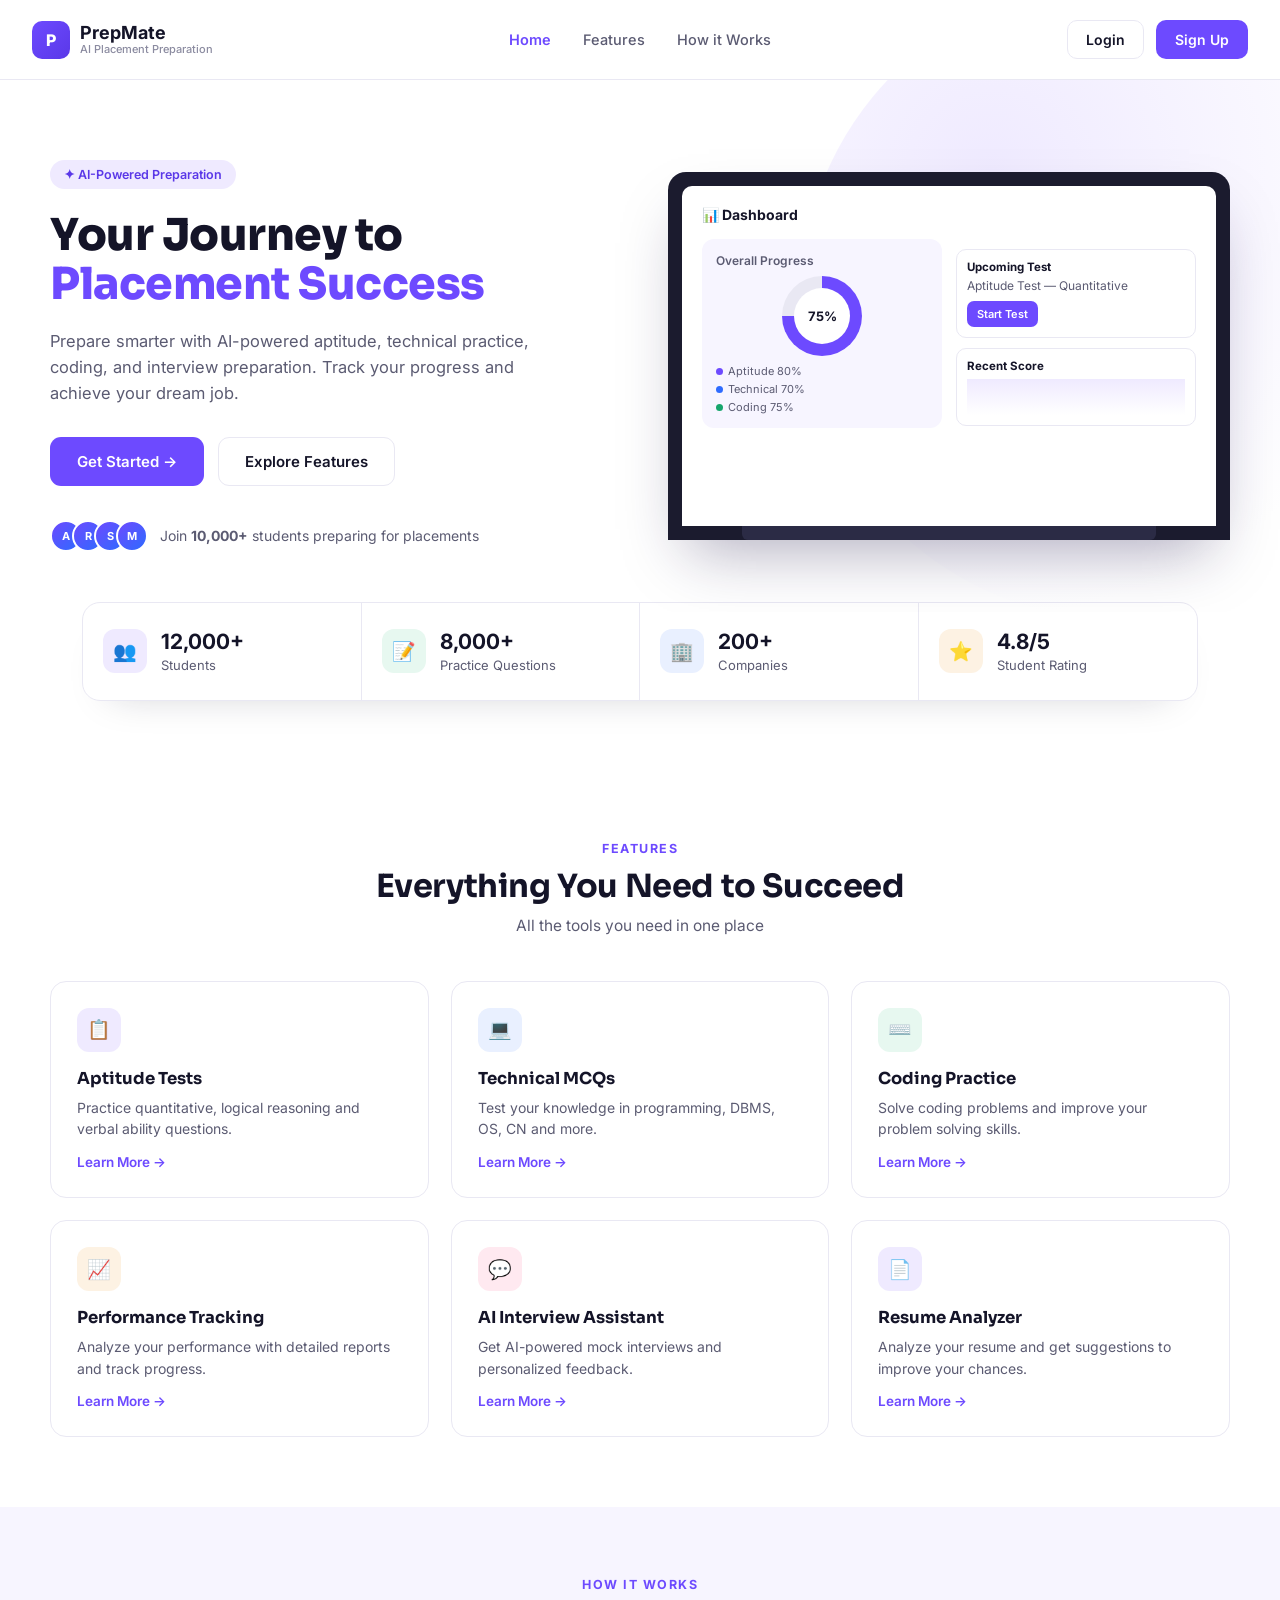
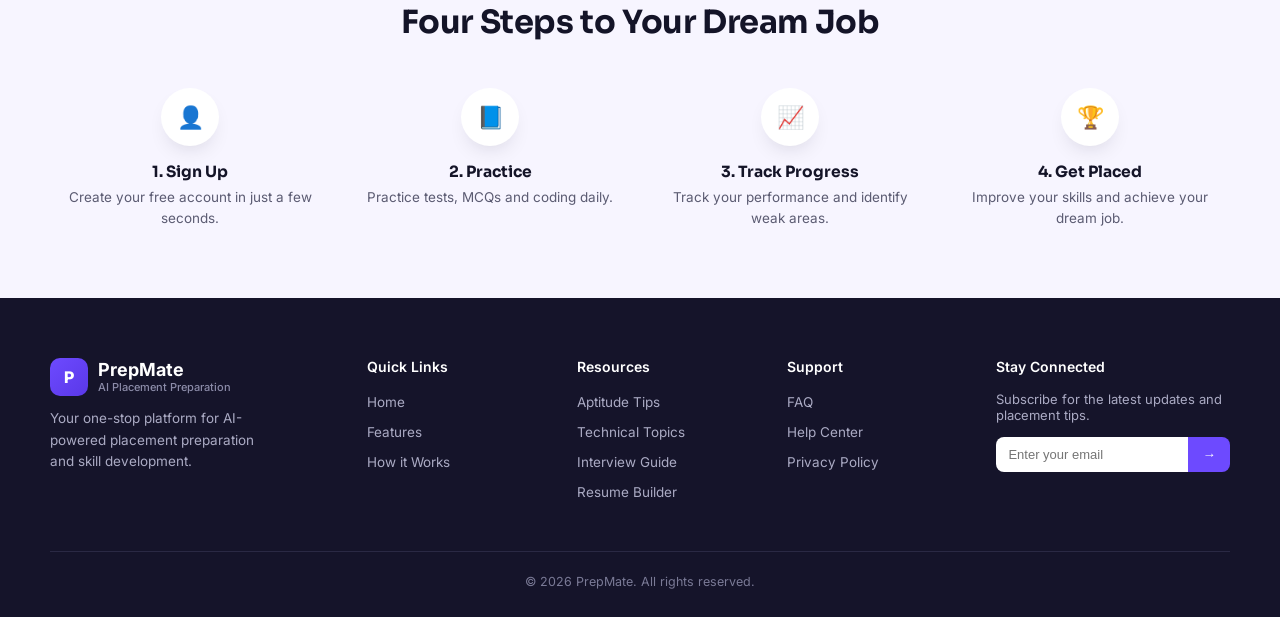
<file: frontend/index.html>
<!DOCTYPE html>
<html lang="en">
<head>
<meta charset="UTF-8">
<meta name="viewport" content="width=device-width, initial-scale=1.0">
<title>PrepMate — AI Placement Preparation</title>
<link rel="preconnect" href="https://fonts.googleapis.com">
<link href="https://fonts.googleapis.com/css2?family=Inter:wght@400;500;600;700;800&family=Sora:wght@600;700;800&display=swap" rel="stylesheet">
<link rel="stylesheet" href="style.css">
</head>
<body>

<header>
  <div class="brand-block">
    <div class="logo">P</div>
    <div>
      <div class="brand-name">PrepMate</div>
      <div class="brand-sub">AI Placement Preparation</div>
    </div>
  </div>
  <nav>
    <ul>
      <li><a href="index.html" class="active">Home</a></li>
      <li><a href="#features">Features</a></li>
      <li><a href="#how">How it Works</a></li>
    </ul>
  </nav>
  <div class="nav-actions">
    <a href="login.html" class="btn btn-ghost">Login</a>
    <a href="register.html" class="btn btn-primary">Sign Up</a>
    <button id="menu-toggle" class="menu-toggle">☰</button>
  </div>
</header>

<section class="hero">
  <div class="hero-bg-blob"></div>
  <div class="hero-inner">
    <div>
      <span class="eyebrow">✦ AI-Powered Preparation</span>
      <h1>Your Journey to <span class="accent">Placement Success</span></h1>
      <p>Prepare smarter with AI-powered aptitude, technical practice, coding, and interview preparation. Track your progress and achieve your dream job.</p>
      <div class="hero-ctas">
        <a href="register.html" class="btn btn-primary btn-lg">Get Started →</a>
        <a href="#features" class="btn btn-ghost btn-lg">Explore Features</a>
      </div>
      <div class="social-proof">
        <div class="avatars"><span>A</span><span>R</span><span>S</span><span>M</span></div>
        <span>Join <b>10,000+</b> students preparing for placements</span>
      </div>
    </div>
    <div>
      <div class="device">
        <div class="device-screen">
          <div class="dash-head">📊 Dashboard</div>
          <div class="dash-grid">
            <div class="dash-card">
              <div style="font-size:12px; font-weight:600; color:var(--ink-600);">Overall Progress</div>
              <div class="ring"><div class="ring-inner">75%</div></div>
              <div class="legend">
                <div><span class="dot" style="background:var(--violet-600)"></span>Aptitude 80%</div>
                <div><span class="dot" style="background:var(--blue)"></span>Technical 70%</div>
                <div><span class="dot" style="background:var(--green)"></span>Coding 75%</div>
              </div>
            </div>
            <div>
              <div class="mini-card">
                <div style="font-size:11.5px; font-weight:700;">Upcoming Test</div>
                <div style="font-size:12px; color:var(--ink-600); margin-top:4px;">Aptitude Test — Quantitative</div>
                <div class="mini-btn">Start Test</div>
              </div>
              <div class="mini-card">
                <div style="font-size:11.5px; font-weight:700;">Recent Score</div>
                <div class="sparkline"></div>
              </div>
            </div>
          </div>
        </div>
        <div class="device-stand"></div>
      </div>
    </div>
  </div>
</section>

<div class="stats">
  <div class="stats-bar">
    <div class="stat"><div class="stat-icon" style="background:var(--violet-100);">👥</div><div><b>12,000+</b><span>Students</span></div></div>
    <div class="stat"><div class="stat-icon" style="background:var(--green-bg);">📝</div><div><b>8,000+</b><span>Practice Questions</span></div></div>
    <div class="stat"><div class="stat-icon" style="background:var(--blue-bg);">🏢</div><div><b>200+</b><span>Companies</span></div></div>
    <div class="stat"><div class="stat-icon" style="background:var(--amber-bg);">⭐</div><div><b>4.8/5</b><span>Student Rating</span></div></div>
  </div>
</div>

<section id="features">
  <div class="section-head">
    <div class="section-eyebrow">Features</div>
    <h2>Everything You Need to Succeed</h2>
    <p>All the tools you need in one place</p>
  </div>
  <div class="feature-grid">
    <div class="feature-card"><div class="f-icon" style="background:var(--violet-100);">📋</div><h3>Aptitude Tests</h3><p>Practice quantitative, logical reasoning and verbal ability questions.</p><div class="learn">Learn More →</div></div>
    <div class="feature-card"><div class="f-icon" style="background:var(--blue-bg);">💻</div><h3>Technical MCQs</h3><p>Test your knowledge in programming, DBMS, OS, CN and more.</p><div class="learn">Learn More →</div></div>
    <div class="feature-card"><div class="f-icon" style="background:var(--green-bg);">⌨️</div><h3>Coding Practice</h3><p>Solve coding problems and improve your problem solving skills.</p><div class="learn">Learn More →</div></div>
    <div class="feature-card"><div class="f-icon" style="background:var(--amber-bg);">📈</div><h3>Performance Tracking</h3><p>Analyze your performance with detailed reports and track progress.</p><div class="learn">Learn More →</div></div>
    <div class="feature-card"><div class="f-icon" style="background:var(--pink-bg);">💬</div><h3>AI Interview Assistant</h3><p>Get AI-powered mock interviews and personalized feedback.</p><div class="learn">Learn More →</div></div>
    <div class="feature-card"><div class="f-icon" style="background:var(--violet-100);">📄</div><h3>Resume Analyzer</h3><p>Analyze your resume and get suggestions to improve your chances.</p><div class="learn">Learn More →</div></div>
  </div>
</section>

<section class="how" id="how">
  <div class="section-head">
    <div class="section-eyebrow">How It Works</div>
    <h2>Four Steps to Your Dream Job</h2>
  </div>
  <div class="how-grid">
    <div class="how-step"><div class="how-icon">👤</div><h3>1. Sign Up</h3><p>Create your free account in just a few seconds.</p></div>
    <div class="how-step"><div class="how-icon">📘</div><h3>2. Practice</h3><p>Practice tests, MCQs and coding daily.</p></div>
    <div class="how-step"><div class="how-icon">📈</div><h3>3. Track Progress</h3><p>Track your performance and identify weak areas.</p></div>
    <div class="how-step"><div class="how-icon">🏆</div><h3>4. Get Placed</h3><p>Improve your skills and achieve your dream job.</p></div>
  </div>
</section>

<footer id="contact">
  <div class="footer-grid">
    <div class="footer-brand">
      <div class="brand-block">
        <div class="logo">P</div>
        <div><div class="brand-name" style="color:#fff;">PrepMate</div><div class="brand-sub" style="color:#8B8BA8;">AI Placement Preparation</div></div>
      </div>
      <p>Your one-stop platform for AI-powered placement preparation and skill development.</p>
    </div>
    <div><h4>Quick Links</h4><ul><li><a href="index.html">Home</a></li><li><a href="#features">Features</a></li><li><a href="#how">How it Works</a></li></ul></div>
    <div><h4>Resources</h4><ul><li><a href="#">Aptitude Tips</a></li><li><a href="#">Technical Topics</a></li><li><a href="#">Interview Guide</a></li><li><a href="#">Resume Builder</a></li></ul></div>
    <div><h4>Support</h4><ul><li><a href="#">FAQ</a></li><li><a href="#">Help Center</a></li><li><a href="#">Privacy Policy</a></li></ul></div>
    <div>
      <h4>Stay Connected</h4>
      <p style="color:#ABABC4; font-size:13px;">Subscribe for the latest updates and placement tips.</p>
      <div class="footer-sub"><input type="email" placeholder="Enter your email"><button>→</button></div>
    </div>
  </div>
  <div class="foot-bottom">© 2026 PrepMate. All rights reserved.</div>
</footer>

<script src="script.js"></script>
</body>
</html>
</file>
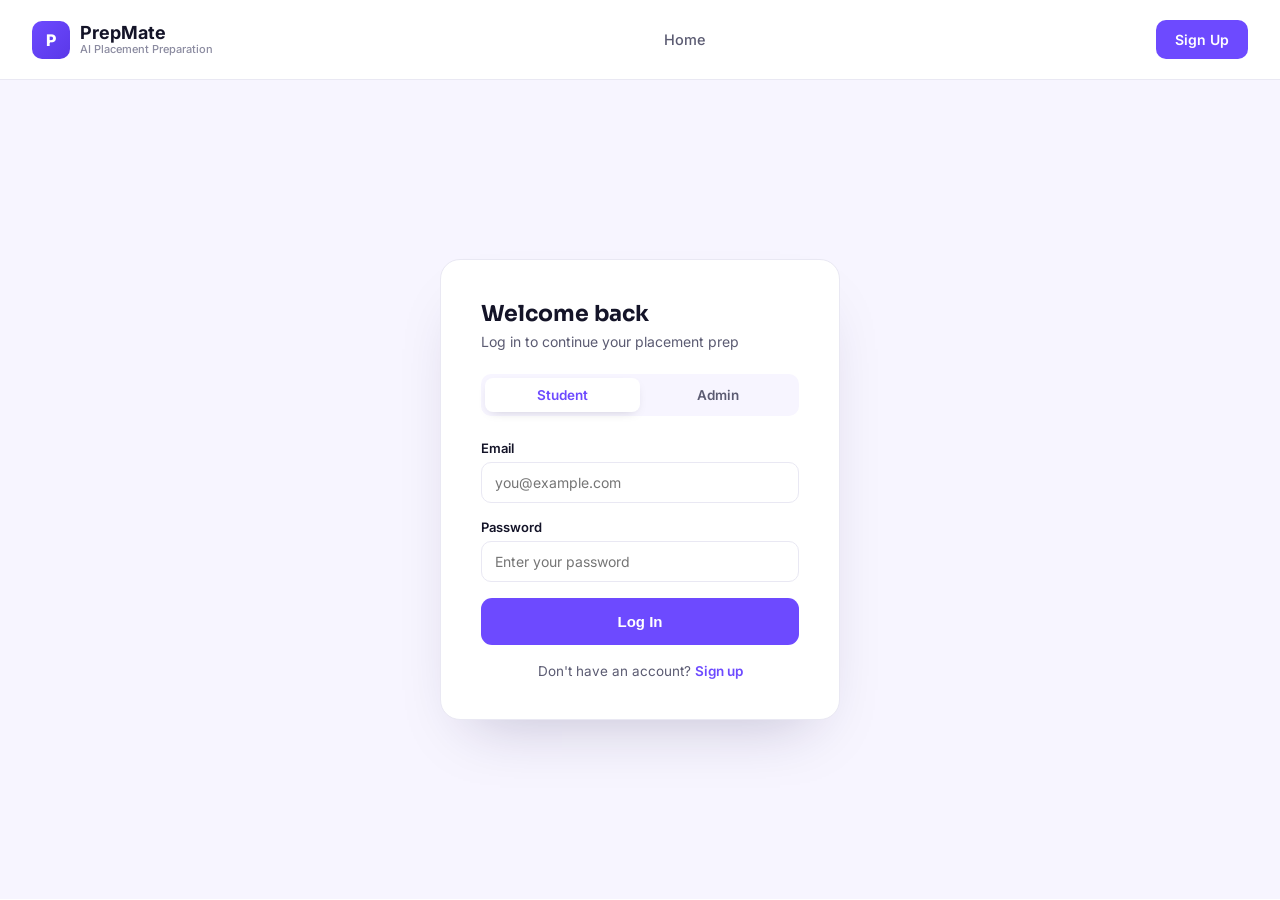
<file: frontend/login.html>
<!DOCTYPE html>
<html lang="en">
<head>
    <meta charset="UTF-8">
    <meta name="viewport" content="width=device-width, initial-scale=1.0">
    <title>Login - PrepMate</title>
    <link rel="preconnect" href="https://fonts.googleapis.com">
    <link href="https://fonts.googleapis.com/css2?family=Inter:wght@400;500;600;700;800&family=Sora:wght@600;700;800&display=swap" rel="stylesheet">
    <link rel="stylesheet" href="style.css">
</head>
<body>

    <!-- ===== HEADER (same as homepage) ===== -->
    <header>
        <div class="brand-block">
            <div class="logo">P</div>
            <div>
                <div class="brand-name">PrepMate</div>
                <div class="brand-sub">AI Placement Preparation</div>
            </div>
        </div>
        <nav>
            <ul>
                <li><a href="index.html">Home</a></li>
            </ul>
        </nav>
        <div class="nav-actions">
            <a href="register.html" class="btn btn-primary">Sign Up</a>
        </div>
    </header>

    <!-- ===== LOGIN FORM SECTION ===== -->
    <div class="auth-wrap">
        <div class="auth-card">

            <h2>Welcome back</h2>
            <p class="sub">Log in to continue your placement prep</p>

            <!-- Tabs to choose Student or Admin -->
            <div class="tabs">
                <div class="tab active" id="tab-student">Student</div>
                <div class="tab" id="tab-admin">Admin</div>
            </div>

            <!-- Error message box, hidden until needed -->
            <div class="error-msg" id="error-msg">Please fill in both fields.</div>

            <form id="login-form">
                <input type="hidden" id="role" value="student">
                <div class="field">
                    <label for="email">Email</label>
                    <input type="email" id="email" placeholder="you@example.com" required>
                </div>

                <div class="field">
                    <label for="password">Password</label>
                    <input type="password" id="password" placeholder="Enter your password" required>
                </div>

                <button type="submit" class="btn btn-primary btn-block btn-lg">Log In</button>
            </form>

            <p class="auth-alt">Don't have an account? <a href="register.html">Sign up</a></p>

        </div>
    </div>

    <script src="script.js"></script>
    <script>
        // Tab switching: sets the hidden "role" field to student or admin
        const tabStudent = document.getElementById('tab-student');
        const tabAdmin = document.getElementById('tab-admin');
        const roleField = document.getElementById('role');

        tabStudent.addEventListener('click', () => {
            tabStudent.classList.add('active');
            tabAdmin.classList.remove('active');
            roleField.value = 'student';
        });
        tabAdmin.addEventListener('click', () => {
            tabAdmin.classList.add('active');
            tabStudent.classList.remove('active');
            roleField.value = 'admin';
        });

        // Form submission: sends data to Flask backend
        document.getElementById('login-form').addEventListener('submit', async function (e) {
            e.preventDefault();
            const errorBox = document.getElementById('error-msg');
            const email = document.getElementById('email').value.trim();
            const password = document.getElementById('password').value.trim();
            const role = roleField.value;

            if (!email || !password) {
                errorBox.textContent = 'Please fill in both fields.';
                errorBox.style.display = 'block';
                return;
            }

            try {
                const res = await fetch('/api/login', {
                    method: 'POST',
                    headers: { 'Content-Type': 'application/json' },
                    body: JSON.stringify({ email, password, role })
                });
                const data = await res.json();

                if (data.success) {
                    window.location.href = role === 'admin' ? 'admin-dashboard.html' : 'student-dashboard.html';
                } else {
                    errorBox.textContent = data.message || 'Login failed. Check your details.';
                    errorBox.style.display = 'block';
                }
            } catch (err) {
                errorBox.textContent = 'Could not reach the server. Is Flask running?';
                errorBox.style.display = 'block';
            }
        });
    </script>

</body>
</html>
</file>
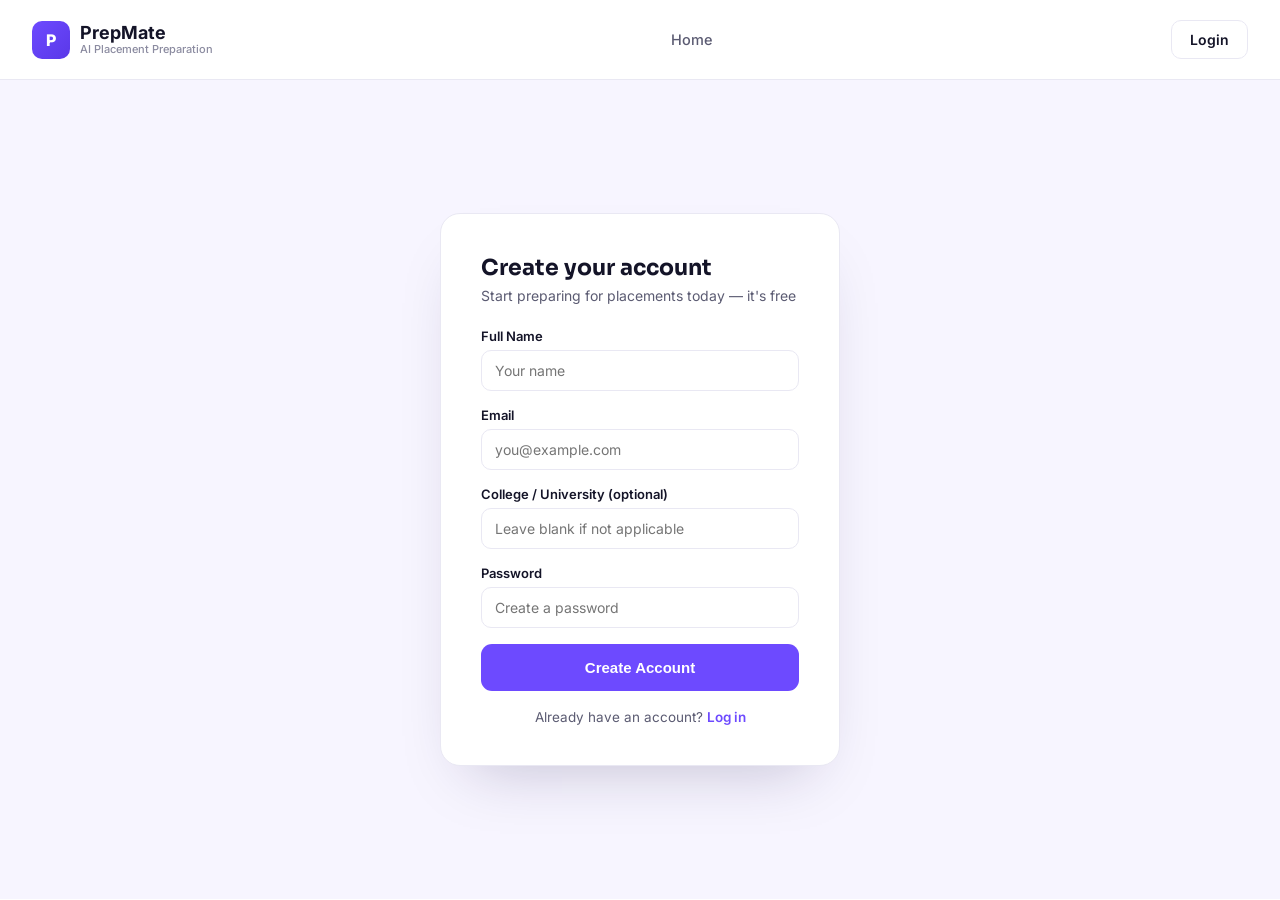
<file: frontend/register.html>
<!DOCTYPE html>
<html lang="en">
<head>
    <meta charset="UTF-8">
    <meta name="viewport" content="width=device-width, initial-scale=1.0">
    <title>Sign Up - PrepMate</title>
    <link rel="preconnect" href="https://fonts.googleapis.com">
    <link href="https://fonts.googleapis.com/css2?family=Inter:wght@400;500;600;700;800&family=Sora:wght@600;700;800&display=swap" rel="stylesheet">
    <link rel="stylesheet" href="style.css">
</head>
<body>

    <!-- ===== HEADER (same as homepage and login page) ===== -->
    <header>
        <div class="brand-block">
            <div class="logo">P</div>
            <div>
                <div class="brand-name">PrepMate</div>
                <div class="brand-sub">AI Placement Preparation</div>
            </div>
        </div>
        <nav>
            <ul>
                <li><a href="index.html">Home</a></li>
            </ul>
        </nav>
        <div class="nav-actions">
            <a href="login.html" class="btn btn-ghost">Login</a>
        </div>
    </header>

    <!-- ===== SIGN UP FORM SECTION ===== -->
    <div class="auth-wrap">
        <div class="auth-card">

            <h2>Create your account</h2>
            <p class="sub">Start preparing for placements today — it's free</p>

            <!-- Error message box, hidden until needed -->
            <div class="error-msg" id="error-msg">Please fill in all required fields.</div>

            <form id="register-form">
                <div class="field">
                    <label for="fullname">Full Name</label>
                    <input type="text" id="fullname" placeholder="Your name" required>
                </div>

                <div class="field">
                    <label for="email">Email</label>
                    <input type="email" id="email" placeholder="you@example.com" required>
                </div>

                <div class="field">
                    <label for="college">College / University (optional)</label>
                    <input type="text" id="college" placeholder="Leave blank if not applicable">
                </div>

                <div class="field">
                    <label for="password">Password</label>
                    <input type="password" id="password" placeholder="Create a password" required>
                </div>

                <button type="submit" class="btn btn-primary btn-block btn-lg">Create Account</button>
            </form>

            <p class="auth-alt">Already have an account? <a href="login.html">Log in</a></p>

        </div>
    </div>

    <script>
        document.getElementById('register-form').addEventListener('submit', async function (e) {
            e.preventDefault();
            const errorBox = document.getElementById('error-msg');
            const fullname = document.getElementById('fullname').value.trim();
            const email = document.getElementById('email').value.trim();
            const college = document.getElementById('college').value.trim();
            const password = document.getElementById('password').value.trim();

            if (!fullname || !email || !password) {
                errorBox.textContent = 'Please fill in all required fields.';
                errorBox.style.display = 'block';
                return;
            }

            try {
                const res = await fetch('/api/register', {
                    method: 'POST',
                    headers: { 'Content-Type': 'application/json' },
                    body: JSON.stringify({ fullname, email, college, password })
                });
                const data = await res.json();

                if (data.success) {
                    window.location.href = 'student-dashboard.html';
                } else {
                    errorBox.textContent = data.message || 'Registration failed.';
                    errorBox.style.display = 'block';
                }
            } catch (err) {
                errorBox.textContent = 'Could not reach the server. Is Flask running?';
                errorBox.style.display = 'block';
            }
        });
    </script>

</body>
</html>
</file>
<file: frontend/style.css>
:root{
  --violet-600:#6D4AFF;
  --violet-700:#5A38E8;
  --violet-100:#EFEAFF;
  --violet-50:#F7F5FF;
  --ink-900:#141428;
  --ink-600:#5B5B72;
  --ink-400:#8B8BA0;
  --line:#E9E8F3;
  --green:#16A56C;
  --green-bg:#E7F8F0;
  --blue:#2E6BFF;
  --blue-bg:#E9F0FF;
  --amber:#F2A93B;
  --amber-bg:#FDF2E3;
  --pink:#FF5C8A;
  --pink-bg:#FFE9F0;
  --radius:16px;
}
*{box-sizing:border-box; margin:0; padding:0;}
body{
  font-family:'Inter',sans-serif;
  color:var(--ink-900);
  background:#fff;
  -webkit-font-smoothing:antialiased;
}
h1,h2,h3,.brand{font-family:'Sora',sans-serif;}
a{text-decoration:none; color:inherit;}
ul{list-style:none;}
img{max-width:100%; display:block;}
.wrap{max-width:1180px; margin:0 auto; padding:0 32px;}

/* NAV */
header{
  display:flex; align-items:center; justify-content:space-between;
  padding:20px 32px; border-bottom:1px solid var(--line);
  position:sticky; top:0; background:#fffffff2; backdrop-filter:blur(6px); z-index:50;
}
.brand-block{display:flex; align-items:center; gap:10px;}
.logo{
  width:38px; height:38px; border-radius:10px;
  background:linear-gradient(135deg,var(--violet-600),var(--violet-700));
  display:flex; align-items:center; justify-content:center; color:#fff; font-weight:800;
  flex-shrink:0;
}
.brand-name{font-weight:700; font-size:18px; line-height:1.1;}
.brand-sub{font-size:11px; color:var(--ink-400); font-weight:500;}
nav ul{display:flex; gap:32px; font-weight:500; font-size:14.5px; color:var(--ink-600);}
nav ul li a:hover{color:var(--ink-900);}
nav ul li a.active{color:var(--violet-600); font-weight:600;}
.nav-actions{display:flex; gap:12px; align-items:center;}
.btn{
  padding:10px 18px; border-radius:10px; font-weight:600; font-size:14px;
  border:1px solid transparent; cursor:pointer; display:inline-flex; align-items:center; gap:6px;
  transition:.15s ease;
}
.btn-ghost{border-color:var(--line); color:var(--ink-900); background:#fff;}
.btn-ghost:hover{border-color:var(--ink-400);}
.btn-primary{background:var(--violet-600); color:#fff;}
.btn-primary:hover{background:var(--violet-700);}
.btn-outline{border-color:var(--violet-600); color:var(--violet-600); background:#fff;}
.btn-outline:hover{background:var(--violet-50);}
.menu-toggle{
  display:none; background:none; border:none; font-size:22px; cursor:pointer; color:var(--ink-900);
}
@media(max-width:900px){
  nav{display:none;}
  nav.open{display:block; position:absolute; top:73px; left:0; right:0; background:#fff; border-bottom:1px solid var(--line); padding:16px 32px;}
  nav.open ul{flex-direction:column; gap:16px;}
  .menu-toggle{display:block;}
}

/* HERO */
.hero{
  position:relative; overflow:hidden;
  padding:80px 32px 60px;
}
.hero-bg-blob{
  position:absolute; top:-100px; right:-160px; width:640px; height:640px; border-radius:50%;
  background:radial-gradient(circle at 30% 30%, var(--violet-100), transparent 70%);
  z-index:0;
}
.hero-inner{
  max-width:1180px; margin:0 auto; display:grid; grid-template-columns:1fr 1fr; gap:56px; align-items:center;
  position:relative; z-index:1;
}
.eyebrow{
  display:inline-flex; align-items:center; gap:6px;
  background:var(--violet-100); color:var(--violet-700); font-weight:600; font-size:12.5px;
  padding:7px 14px; border-radius:100px; margin-bottom:22px;
}
.hero h1{font-size:44px; line-height:1.12; font-weight:800; letter-spacing:-0.5px;}
.hero h1 .accent{color:var(--violet-600);}
.hero p{margin-top:18px; color:var(--ink-600); font-size:16.5px; line-height:1.6; max-width:480px;}
.hero-ctas{display:flex; gap:14px; margin-top:30px;}
.btn-lg{padding:14px 26px; font-size:15px; border-radius:11px;}
.btn-block{width:100%; justify-content:center;}

/* AUTH PAGES (login, register) */
.auth-wrap{min-height:calc(100vh - 81px); display:flex; align-items:center; justify-content:center; background:var(--violet-50); padding:40px 20px;}
.auth-card{background:#fff; border:1px solid var(--line); border-radius:20px; padding:40px; width:100%; max-width:400px; box-shadow:0 30px 60px -30px rgba(30,20,70,.25);}
.auth-card h2{font-size:22px; margin-bottom:6px;}
.auth-card p.sub{color:var(--ink-600); font-size:14px; margin-bottom:24px;}
.tabs{display:flex; background:var(--violet-50); border-radius:10px; padding:4px; margin-bottom:24px;}
.tab{flex:1; text-align:center; padding:9px; border-radius:8px; font-weight:600; font-size:13.5px; cursor:pointer; color:var(--ink-600);}
.tab.active{background:#fff; color:var(--violet-600); box-shadow:0 4px 12px -6px rgba(20,20,40,.25);}
.field{margin-bottom:16px;}
.field label{font-size:13px; font-weight:600; display:block; margin-bottom:6px; color:var(--ink-900);}
.field input,.field select{width:100%; padding:11px 13px; border:1px solid var(--line); border-radius:10px; font-size:14px; font-family:inherit;}
.field input:focus,.field select:focus{outline:2px solid var(--violet-600); outline-offset:1px; border-color:var(--violet-600);}
.auth-alt{text-align:center; font-size:13.5px; color:var(--ink-600); margin-top:18px;}
.auth-alt a{color:var(--violet-600); font-weight:600;}
.error-msg{background:var(--pink-bg); color:#B23; padding:10px 12px; border-radius:8px; font-size:13px; margin-bottom:16px; display:none;}

/* DASHBOARD LAYOUT (student + admin) */
.dash-layout{display:flex; min-height:calc(100vh - 81px);}
.sidebar{width:230px; border-right:1px solid var(--line); padding:24px 16px; flex-shrink:0;}
.sidebar a{display:flex; align-items:center; gap:10px; padding:11px 14px; border-radius:10px; font-size:14px; font-weight:500; color:var(--ink-600); margin-bottom:4px; text-decoration:none;}
.sidebar a.active,.sidebar a:hover{background:var(--violet-50); color:var(--violet-600); font-weight:600;}
.main{flex:1; padding:32px 40px; background:#FBFAFD;}
.main h1{font-size:24px; margin-bottom:4px;}
.main p.sub{color:var(--ink-600); font-size:14px; margin-bottom:28px;}
.card{background:#fff; border:1px solid var(--line); border-radius:14px; padding:22px;}
.grid-2{display:grid; grid-template-columns:1fr 1fr; gap:20px;}
.grid-3{display:grid; grid-template-columns:repeat(3,1fr); gap:20px;}
.stat-mini b{font-size:24px; display:block;}
.stat-mini span{font-size:13px; color:var(--ink-600);}
table{width:100%; border-collapse:collapse; font-size:13.5px;}
th{text-align:left; padding:10px 12px; color:var(--ink-600); border-bottom:1px solid var(--line); font-weight:600;}
td{padding:12px; border-bottom:1px solid var(--line);}
.badge{padding:4px 10px; border-radius:100px; font-size:12px; font-weight:600;}
.badge-green{background:var(--green-bg); color:var(--green);}
.badge-amber{background:var(--amber-bg); color:#B4780F;}
.badge-blue{background:var(--blue-bg); color:var(--blue);}
@media(max-width:800px){ .dash-layout{flex-direction:column;} .sidebar{width:100%; display:flex; overflow-x:auto; border-right:none; border-bottom:1px solid var(--line);} .grid-3,.grid-2{grid-template-columns:1fr;} }
.social-proof{display:flex; align-items:center; gap:12px; margin-top:34px; color:var(--ink-600); font-size:14px;}
.avatars{display:flex;}
.avatars span{
  width:32px; height:32px; border-radius:50%; border:2px solid #fff; margin-left:-10px;
  background:linear-gradient(135deg,var(--violet-600),var(--blue)); display:flex; align-items:center; justify-content:center;
  color:#fff; font-size:11px; font-weight:700;
}
.avatars span:first-child{margin-left:0;}

/* Dashboard mock */
.device{
  background:#1B1B2E; border-radius:18px 18px 0 0; padding:14px 14px 0;
  box-shadow:0 30px 60px -20px rgba(30,20,70,.35);
}
.device-screen{background:#fff; border-radius:10px 10px 0 0; padding:20px; min-height:340px;}
.device-stand{height:14px; background:#2B2B45; border-radius:0 0 6px 6px; margin:0 60px;}
.dash-head{font-weight:700; font-size:14px; margin-bottom:16px; display:flex; align-items:center; gap:8px;}
.dash-grid{display:grid; grid-template-columns:1fr 1fr; gap:14px;}
.dash-card{background:var(--violet-50); border-radius:12px; padding:14px;}
.ring{
  width:80px; height:80px; border-radius:50%; margin:8px auto;
  background:conic-gradient(var(--violet-600) 0% 75%, var(--line) 75% 100%);
  display:flex; align-items:center; justify-content:center;
}
.ring-inner{width:56px; height:56px; border-radius:50%; background:#fff; display:flex; align-items:center; justify-content:center; font-weight:700; font-size:13px;}
.legend{font-size:11px; color:var(--ink-600); display:flex; flex-direction:column; gap:4px; margin-top:8px;}
.legend span.dot{width:7px; height:7px; border-radius:50%; display:inline-block; margin-right:5px;}
.mini-card{background:#fff; border:1px solid var(--line); border-radius:10px; padding:10px; margin-top:10px;}
.mini-btn{background:var(--violet-600); color:#fff; font-size:11px; font-weight:600; padding:6px 10px; border-radius:7px; margin-top:8px; display:inline-block;}
.sparkline{height:36px; margin-top:6px; background:linear-gradient(180deg, var(--violet-100), transparent);}

/* STATS */
.stats{
  max-width:1180px; margin:0 auto; margin-top:-10px; padding:0 32px 70px;
}
.stats-bar{
  display:grid; grid-template-columns:repeat(4,1fr); border:1px solid var(--line); border-radius:18px;
  box-shadow:0 20px 40px -30px rgba(20,20,40,.25);
}
.stat{padding:26px 20px; display:flex; align-items:center; gap:14px; border-right:1px solid var(--line);}
.stat:last-child{border-right:none;}
.stat-icon{width:44px; height:44px; border-radius:12px; display:flex; align-items:center; justify-content:center; font-size:19px; flex-shrink:0;}
.stat b{font-size:21px; display:block;}
.stat span{font-size:13px; color:var(--ink-600);}
@media(max-width:800px){ .stats-bar{grid-template-columns:1fr 1fr;} .stat{border-bottom:1px solid var(--line);} }

/* FEATURES */
section{padding:70px 32px;}
.section-head{text-align:center; max-width:560px; margin:0 auto 46px;}
.section-eyebrow{color:var(--violet-600); font-weight:700; font-size:12.5px; letter-spacing:1.5px; text-transform:uppercase;}
.section-head h2{font-size:32px; margin-top:10px; letter-spacing:-.4px;}
.section-head p{color:var(--ink-600); margin-top:10px; font-size:15.5px;}

.feature-grid{max-width:1180px; margin:0 auto; display:grid; grid-template-columns:repeat(3,1fr); gap:22px;}
.feature-card{
  border:1px solid var(--line); border-radius:var(--radius); padding:26px;
  transition:.2s ease;
}
.feature-card:hover{box-shadow:0 20px 40px -28px rgba(20,20,40,.35); border-color:transparent; transform:translateY(-2px);}
.f-icon{width:44px; height:44px; border-radius:12px; display:flex; align-items:center; justify-content:center; font-size:19px; margin-bottom:16px;}
.feature-card h3{font-size:16.5px; margin-bottom:8px;}
.feature-card p{font-size:14px; color:var(--ink-600); line-height:1.55;}
.learn{display:inline-flex; align-items:center; gap:5px; color:var(--violet-600); font-weight:600; font-size:13.5px; margin-top:14px;}
@media(max-width:900px){ .feature-grid{grid-template-columns:1fr 1fr;} }
@media(max-width:620px){ .feature-grid{grid-template-columns:1fr;} .hero-inner{grid-template-columns:1fr;} }

/* HOW IT WORKS */
.how{background:var(--violet-50);}
.how-grid{max-width:1180px; margin:0 auto; display:grid; grid-template-columns:repeat(4,1fr); gap:20px; position:relative;}
.how-step{text-align:center; padding:0 10px;}
.how-icon{
  width:58px; height:58px; border-radius:50%; background:#fff; display:flex; align-items:center; justify-content:center;
  font-size:22px; margin:0 auto 16px; box-shadow:0 10px 24px -14px rgba(20,20,40,.3);
}
.how-step h3{font-size:15.5px; margin-bottom:6px;}
.how-step p{font-size:13.5px; color:var(--ink-600); line-height:1.5;}
@media(max-width:800px){ .how-grid{grid-template-columns:1fr 1fr; row-gap:36px;} }

/* FOOTER */
footer{background:#15142A; color:#fff; padding:60px 32px 28px;}
.footer-grid{max-width:1180px; margin:0 auto; display:grid; grid-template-columns:1.6fr 1fr 1fr 1fr 1.3fr; gap:30px;}
footer h4{font-size:14px; margin-bottom:16px; font-weight:600;}
footer ul li{margin-bottom:10px;}
footer ul li a{color:#ABABC4; font-size:13.5px;}
footer ul li a:hover{color:#fff;}
.footer-brand p{color:#ABABC4; font-size:13.5px; margin-top:12px; line-height:1.6; max-width:230px;}
.footer-sub{display:flex; margin-top:14px; max-width:230px;}
.footer-sub input{flex:1; padding:10px 12px; border-radius:8px 0 0 8px; border:none; font-size:13px;}
.footer-sub button{background:var(--violet-600); border:none; color:#fff; padding:0 14px; border-radius:0 8px 8px 0; cursor:pointer;}
.foot-bottom{max-width:1180px; margin:40px auto 0; padding-top:22px; border-top:1px solid #2A2944; text-align:center; color:#7A7A96; font-size:12.5px;}
@media(max-width:900px){ .footer-grid{grid-template-columns:1fr 1fr;} }

::selection{background:var(--violet-100);}
</file>
